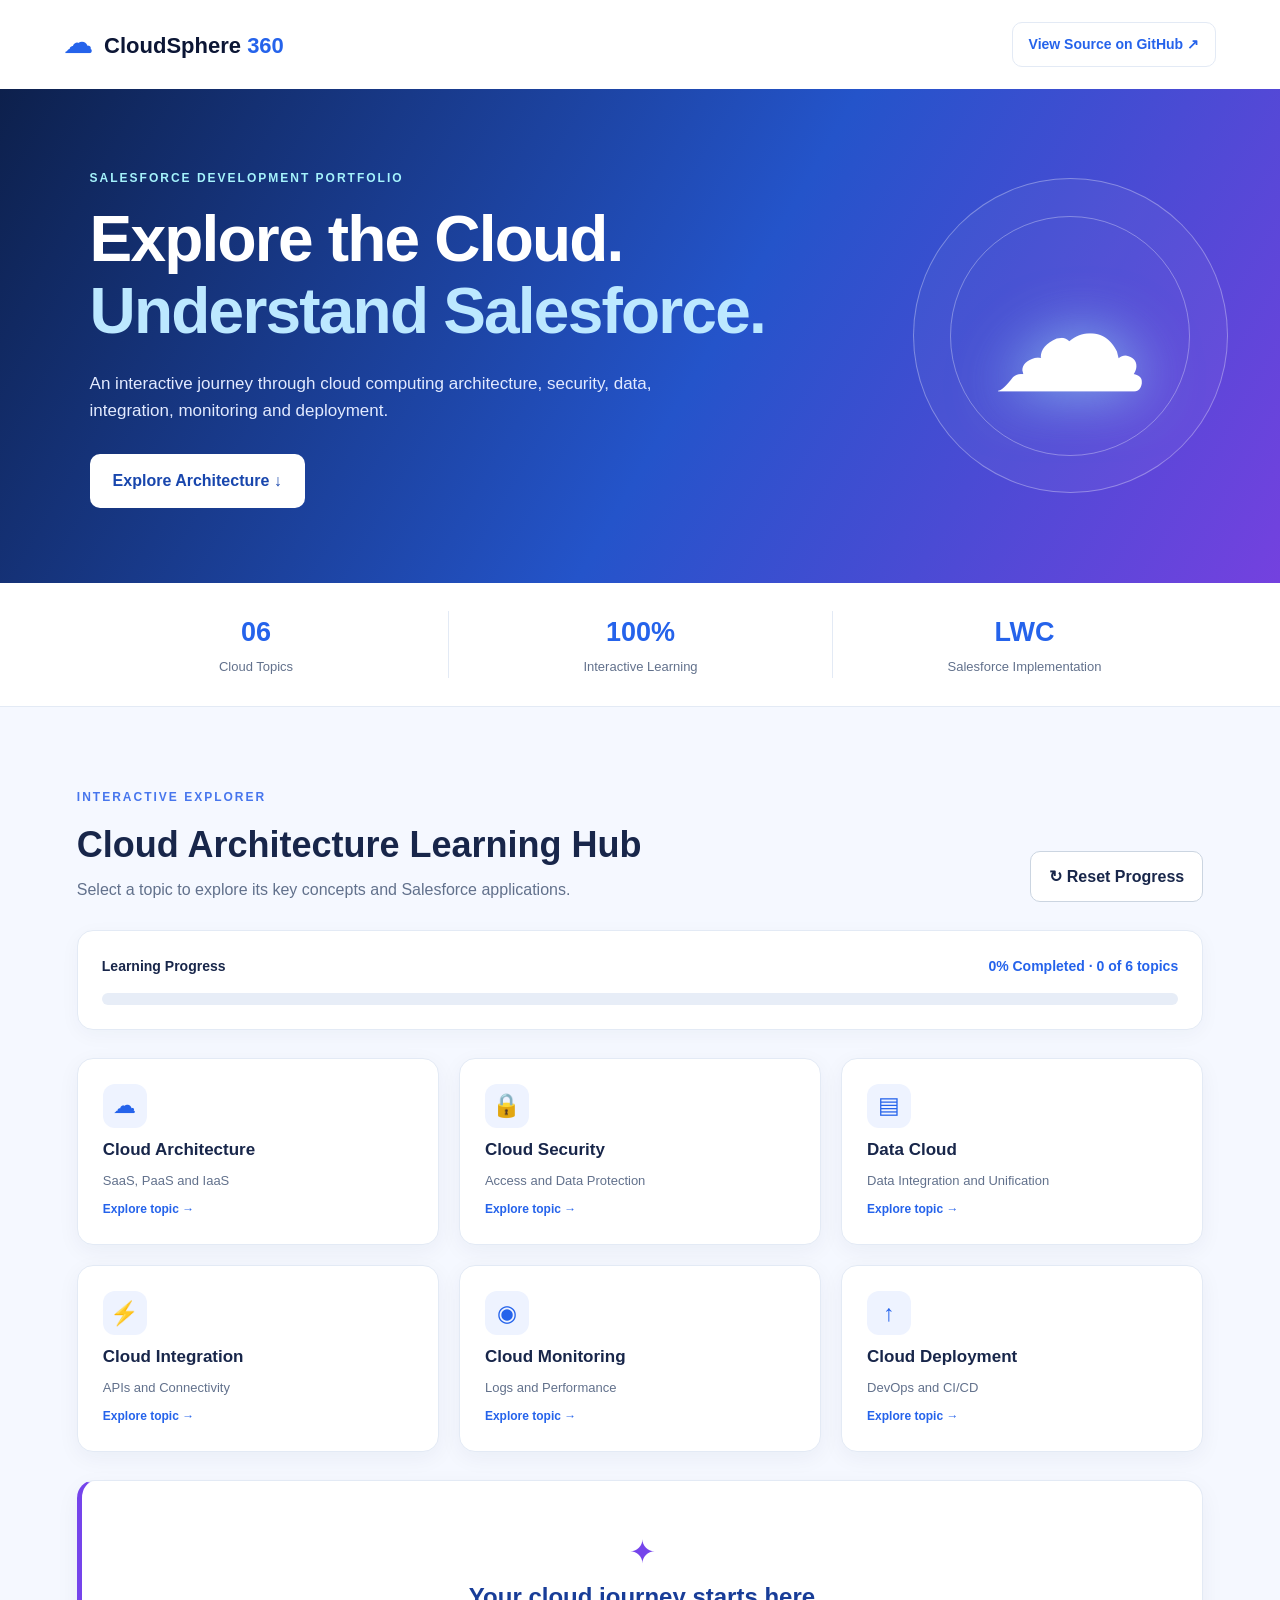
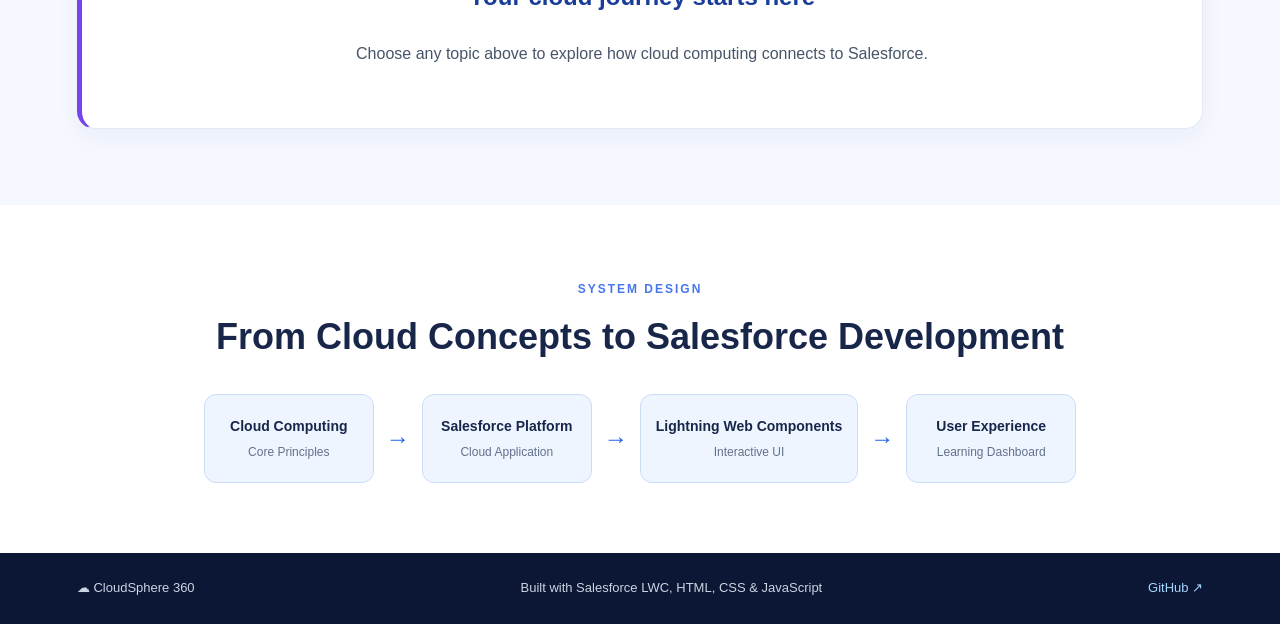
<file: docs/index.html>
<!DOCTYPE html>
<html lang="en">
<head>
    <meta charset="UTF-8">
    <meta name="viewport" content="width=device-width, initial-scale=1.0">
    <meta name="description" content="CloudSphere 360 - An interactive Salesforce Cloud Architecture learning experience.">
    <title>CloudSphere 360 | Interactive Cloud Learning</title>
    <link rel="stylesheet" href="./style.css">
    <script src="./script.js" defer></script>
</head>
<body>
    <div class="app-shell">
        <header class="site-header">
            <a class="brand" href="#home">
                <span class="brand-icon">☁</span>
                CloudSphere <strong>360</strong>
            </a>
            <a class="github-link"
               href="https://github.com/Orlando-Houston/cloudsphere360-salesforce-lwc"
               target="_blank" rel="noopener noreferrer">
               View Source on GitHub ↗
            </a>
        </header>

        <main id="home">
            <section class="hero">
                <div class="hero-content">
                    <span class="eyebrow">SALESFORCE DEVELOPMENT PORTFOLIO</span>
                    <h1>Explore the Cloud.<br>
                        <span>Understand Salesforce.</span>
                    </h1>
                    <p>
                        An interactive journey through cloud computing
                        architecture, security, data, integration,
                        monitoring and deployment.
                    </p>
                    <a class="explore-button" href="#explorer">
                        Explore Architecture ↓
                    </a>
                </div>
                <div class="hero-visual" aria-hidden="true">
                    <div class="orb orb-one"></div>
                    <div class="orb orb-two"></div>
                    <div class="cloud-symbol">☁</div>
                </div>
            </section>

            <section class="stats" aria-label="Project highlights">
                <div><strong>06</strong><span>Cloud Topics</span></div>
                <div><strong>100%</strong><span>Interactive Learning</span></div>
                <div><strong>LWC</strong><span>Salesforce Implementation</span></div>
            </section>

            <section id="explorer" class="explorer-section">
                <div class="section-heading">
                    <div>
                        <span class="eyebrow">INTERACTIVE EXPLORER</span>
                        <h2>Cloud Architecture Learning Hub</h2>
                        <p>Select a topic to explore its key concepts and Salesforce applications.</p>
                    </div>
                    <button id="resetBtn" class="reset-button" type="button">
                        ↻ Reset Progress
                    </button>
                </div>

                <div class="progress-panel">
                    <div class="progress-label">
                        <strong>Learning Progress</strong>
                        <span id="progressText">0% Completed · 0 of 6 topics</span>
                    </div>
                    <div id="progressTrack" class="progress-track"
                         role="progressbar" aria-label="Learning progress"
                         aria-valuemin="0" aria-valuemax="100" aria-valuenow="0">
                        <div id="progressFill" class="progress-fill"></div>
                    </div>
                </div>

                <div id="topicGrid" class="topic-grid" aria-label="Cloud topics">
                    <!-- Interactive cards are created by script.js -->
                </div>

                <section id="detailPanel" class="detail-panel" aria-live="polite">
                    <div class="empty-state">
                        <span class="empty-icon">✦</span>
                        <h3>Your cloud journey starts here</h3>
                        <p>Choose any topic above to explore how cloud computing connects to Salesforce.</p>
                    </div>
                </section>

                <div id="completionMessage" class="completion-message" hidden>
                    <h3>🎉 Learning Journey Completed!</h3>
                    <p>You have explored all six cloud computing topics.</p>
                </div>
            </section>

            <section class="architecture-section">
                <span class="eyebrow">SYSTEM DESIGN</span>
                <h2>From Cloud Concepts to Salesforce Development</h2>
                <div class="architecture-flow">
                    <div class="flow-node">Cloud Computing<br><small>Core Principles</small></div>
                    <span class="flow-arrow">→</span>
                    <div class="flow-node">Salesforce Platform<br><small>Cloud Application</small></div>
                    <span class="flow-arrow">→</span>
                    <div class="flow-node">Lightning Web Components<br><small>Interactive UI</small></div>
                    <span class="flow-arrow">→</span>
                    <div class="flow-node">User Experience<br><small>Learning Dashboard</small></div>
                </div>
            </section>
        </main>

        <footer class="site-footer">
            <span>☁ CloudSphere 360</span>
            <span>Built with Salesforce LWC, HTML, CSS & JavaScript</span>
            <a href="https://github.com/Orlando-Houston/cloudsphere360-salesforce-lwc"
               target="_blank" rel="noopener noreferrer">GitHub ↗</a>
        </footer>
    </div>
</body>
</html>
</file>
<file: docs/style.css>
:root {
    --navy: #0c1635;
    --blue: #2563eb;
    --purple: #7544eb;
    --cyan: #22d3ee;
    --text: #18264a;
    --muted: #62718c;
    --border: #e3eaf5;
    --background: #f5f8ff;
    --white: #ffffff;
}

* {
    box-sizing: border-box;
}

html {
    scroll-behavior: smooth;
}

body {
    margin: 0;
    font-family: Inter, "Segoe UI", Arial, sans-serif;
    color: var(--text);
    background: var(--background);
    line-height: 1.6;
}

button, a {
    -webkit-tap-highlight-color: transparent;
}

button {
    font: inherit;
}

button:focus-visible,
a:focus-visible {
    outline: 3px solid var(--cyan);
    outline-offset: 4px;
}

[hidden] {
    display: none !important;
}

.app-shell {
    max-width: 1500px;
    margin: 0 auto;
}

.site-header {
    display: flex;
    justify-content: space-between;
    align-items: center;
    gap: 20px;
    padding: 22px 5%;
    background: white;
}

.brand {
    color: var(--navy);
    text-decoration: none;
    font-size: 22px;
    font-weight: 750;
}

.brand strong {
    color: var(--blue);
}

.brand-icon {
    color: var(--blue);
    font-size: 28px;
    margin-right: 6px;
}

.github-link {
    text-decoration: none;
    color: var(--blue);
    border: 1px solid var(--border);
    border-radius: 10px;
    padding: 10px 16px;
    font-size: 14px;
    font-weight: 650;
}

.github-link:hover {
    background: #eff6ff;
}

.hero {
    position: relative;
    overflow: hidden;
    display: flex;
    align-items: center;
    justify-content: space-between;
    gap: 30px;
    min-height: 450px;
    padding: 75px 7%;
    background: linear-gradient(120deg, #0d204c 0%, #2454ca 55%, #7441df 100%);
    color: white;
}

.hero-content {
    position: relative;
    z-index: 2;
    max-width: 710px;
}

.eyebrow {
    display: inline-block;
    color: #4776ed;
    font-size: 12px;
    font-weight: 800;
    letter-spacing: 2px;
    margin-bottom: 15px;
}

.hero .eyebrow {
    color: #a5f3fc;
}

.hero h1 {
    margin: 0 0 22px;
    font-size: clamp(36px, 5vw, 64px);
    line-height: 1.13;
    letter-spacing: -1.8px;
}

.hero h1 span {
    color: #bce8ff;
}

.hero p {
    max-width: 610px;
    font-size: 17px;
    color: #e2eaff;
    margin-bottom: 30px;
}

.explore-button {
    display: inline-block;
    padding: 14px 23px;
    background: white;
    color: #1846ad;
    border-radius: 10px;
    font-weight: 750;
    text-decoration: none;
    transition: transform 0.2s ease;
}

.explore-button:hover {
    transform: translateY(-3px);
}

.hero-visual {
    position: relative;
    flex: 0 0 240px;
    height: 270px;
    display: grid;
    place-items: center;
}

.cloud-symbol {
    position: relative;
    z-index: 1;
    font-size: 160px;
    color: white;
    text-shadow: 0 0 60px rgba(165, 243, 252, 0.65);
}

.orb {
    position: absolute;
    border-radius: 50%;
    border: 1px solid rgba(255, 255, 255, 0.32);
}

.orb-one {
    width: 240px;
    height: 240px;
}

.orb-two {
    width: 315px;
    height: 315px;
    background: rgba(255, 255, 255, 0.04);
}

.stats {
    display: grid;
    grid-template-columns: repeat(3, 1fr);
    background: white;
    padding: 28px 5%;
    border-bottom: 1px solid var(--border);
}

.stats div {
    text-align: center;
    display: flex;
    flex-direction: column;
    gap: 3px;
}

.stats div + div {
    border-left: 1px solid var(--border);
}

.stats strong {
    font-size: 27px;
    color: var(--blue);
}

.stats span {
    font-size: 13px;
    color: var(--muted);
}

.explorer-section {
    padding: 76px 6%;
    scroll-margin-top: 20px;
}

.section-heading {
    display: flex;
    justify-content: space-between;
    align-items: end;
    gap: 24px;
    margin-bottom: 28px;
}

.section-heading h2,
.architecture-section h2 {
    font-size: clamp(26px, 3vw, 36px);
    margin: 0 0 10px;
    line-height: 1.25;
}

.section-heading p {
    color: var(--muted);
    margin: 0;
}

.reset-button {
    white-space: nowrap;
    padding: 12px 18px;
    border-radius: 10px;
    border: 1px solid #cbd5e1;
    background: white;
    color: var(--text);
    cursor: pointer;
    font-weight: 650;
}

.reset-button:hover {
    background: #eff6ff;
}

.progress-panel {
    padding: 24px;
    margin-bottom: 28px;
    background: white;
    border: 1px solid var(--border);
    border-radius: 16px;
    box-shadow: 0 5px 20px rgba(18, 40, 85, 0.04);
}

.progress-label {
    display: flex;
    justify-content: space-between;
    gap: 12px;
    margin-bottom: 15px;
    font-size: 14px;
}

.progress-label span {
    color: var(--blue);
    font-weight: 700;
}

.progress-track {
    height: 12px;
    background: #e7edf7;
    overflow: hidden;
    border-radius: 20px;
}

.progress-fill {
    width: 0;
    height: 100%;
    border-radius: inherit;
    background: linear-gradient(90deg, var(--blue), var(--purple));
    transition: width 0.35s ease;
}

.topic-grid {
    display: grid;
    grid-template-columns: repeat(3, minmax(0, 1fr));
    gap: 20px;
}

.topic-card {
    display: flex;
    flex-direction: column;
    align-items: flex-start;
    gap: 8px;
    min-height: 175px;
    width: 100%;
    padding: 25px;
    text-align: left;
    background: white;
    border: 1px solid var(--border);
    border-radius: 16px;
    cursor: pointer;
    box-shadow: 0 6px 22px rgba(17, 39, 82, 0.05);
    transition: transform 0.22s ease, box-shadow 0.22s ease, border-color 0.22s ease;
}

.topic-card:hover {
    transform: translateY(-5px);
    border-color: #93b4ff;
    box-shadow: 0 14px 32px rgba(37, 99, 235, 0.13);
}

.topic-card.selected {
    border: 2px solid var(--blue);
    background: #f0f6ff;
}

.topic-card.visited .topic-status {
    color: #15803d;
}

.topic-icon {
    display: grid;
    place-items: center;
    width: 44px;
    height: 44px;
    background: #eef3ff;
    border-radius: 12px;
    color: var(--blue);
    font-size: 23px;
}

.topic-title {
    font-size: 17px;
    font-weight: 750;
    color: var(--text);
}

.topic-subtitle {
    color: var(--muted);
    font-size: 13px;
}

.topic-status {
    margin-top: auto;
    color: var(--blue);
    font-size: 12px;
    font-weight: 700;
}

.detail-panel {
    margin-top: 28px;
    background: white;
    border-radius: 18px;
    border: 1px solid var(--border);
    border-left: 5px solid var(--purple);
    padding: 32px;
    min-height: 190px;
    box-shadow: 0 8px 25px rgba(20, 35, 80, 0.05);
}

.detail-panel h3 {
    margin-top: 0;
    font-size: 24px;
    color: #183d98;
}

.detail-panel h4 {
    margin-bottom: 8px;
    color: var(--purple);
}

.detail-panel p {
    color: #475569;
}

.empty-state {
    text-align: center;
    padding: 14px;
}

.empty-icon {
    color: var(--purple);
    font-size: 32px;
}

.completion-message {
    margin-top: 24px;
    border: 1px solid #a7e4c3;
    border-radius: 14px;
    padding: 18px 24px;
    background: #ecfdf5;
    color: #166534;
    text-align: center;
}

.completion-message h3 {
    margin: 0 0 4px;
}

.completion-message p {
    margin: 0;
}

.architecture-section {
    background: white;
    padding: 70px 6%;
    text-align: center;
}

.architecture-flow {
    display: flex;
    align-items: center;
    justify-content: center;
    flex-wrap: wrap;
    gap: 12px;
    margin-top: 35px;
}

.flow-node {
    padding: 20px 15px;
    min-width: 170px;
    background: #eff5ff;
    border: 1px solid #cbdcfb;
    border-radius: 12px;
    font-weight: 750;
    font-size: 14px;
}

.flow-node small {
    display: block;
    color: var(--muted);
    font-size: 12px;
    font-weight: 400;
    margin-top: 5px;
}

.flow-arrow {
    font-size: 24px;
    color: var(--blue);
}

.site-footer {
    padding: 25px 6%;
    display: flex;
    justify-content: space-between;
    flex-wrap: wrap;
    gap: 15px;
    background: var(--navy);
    color: #cbd5e1;
    font-size: 13px;
}

.site-footer a {
    color: #a5d8ff;
    text-decoration: none;
}

@media (max-width: 900px) {
    .hero-visual {
        display: none;
    }

    .topic-grid {
        grid-template-columns: repeat(2, minmax(0, 1fr));
    }

    .section-heading {
        align-items: flex-start;
        flex-direction: column;
    }
}

@media (max-width: 600px) {
    .site-header {
        flex-wrap: wrap;
    }

    .hero {
        padding: 56px 7%;
        min-height: 350px;
    }

    .hero h1 {
        letter-spacing: -0.7px;
    }

    .stats {
        gap: 8px;
    }

    .stats strong {
        font-size: 20px;
    }

    .stats span {
        font-size: 11px;
    }

    .explorer-section {
        padding: 48px 5%;
    }

    .topic-grid {
        grid-template-columns: 1fr;
    }

    .progress-label {
        flex-direction: column;
    }

    .detail-panel {
        padding: 22px;
    }

    .flow-arrow {
        display: none;
    }

    .architecture-flow {
        flex-direction: column;
    }

    .flow-node {
        width: 100%;
    }
}

@media (prefers-reduced-motion: reduce) {
    html {
        scroll-behavior: auto;
    }

    *,
    *::before,
    *::after {
        transition: none !important;
        animation: none !important;
    }
}
</file>
